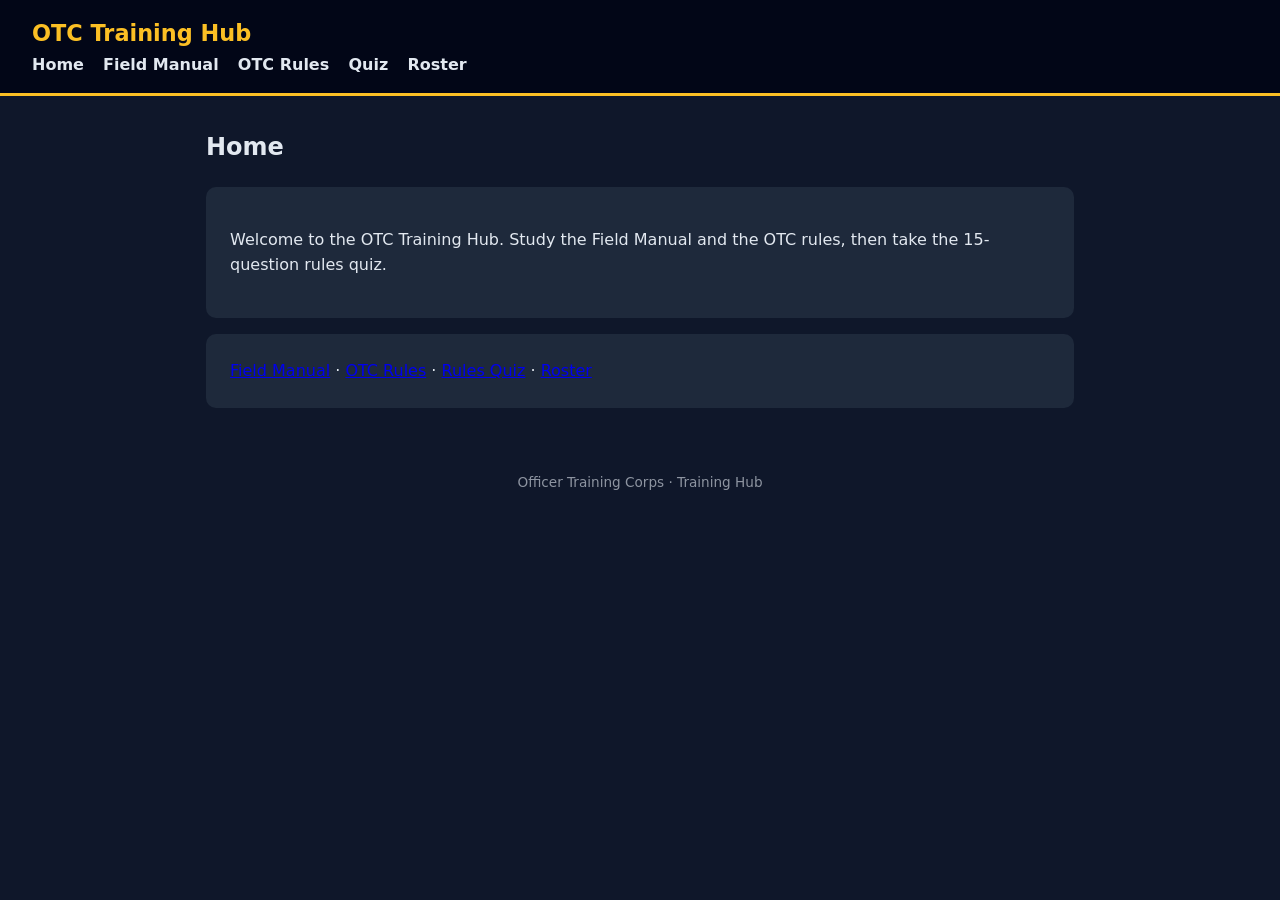
<file: index.html>
<!doctype html><html lang="en"><head><meta charset="utf-8"><meta name="viewport" content="width=device-width, initial-scale=1.0"><title>Home | OTC Training Hub</title><link rel="stylesheet" href="/style.css"></head><body>
<header><h1>OTC Training Hub</h1><nav><a href="/">Home</a><a href="/manual.html">Field Manual</a><a href="/rules.html">OTC Rules</a><a href="/quiz.html">Quiz</a><a href="/roster.html">Roster</a></nav></header>
<main><h2>Home</h2><div class="card"><p>Welcome to the OTC Training Hub. Study the Field Manual and the OTC rules, then take the 15-question rules quiz.</p></div><div class="card"><a href="/manual.html">Field Manual</a> &middot; <a href="/rules.html">OTC Rules</a> &middot; <a href="/quiz.html">Rules Quiz</a> &middot; <a href="/roster.html">Roster</a></div></main><footer>Officer Training Corps &middot; Training Hub</footer></body></html>
</file>
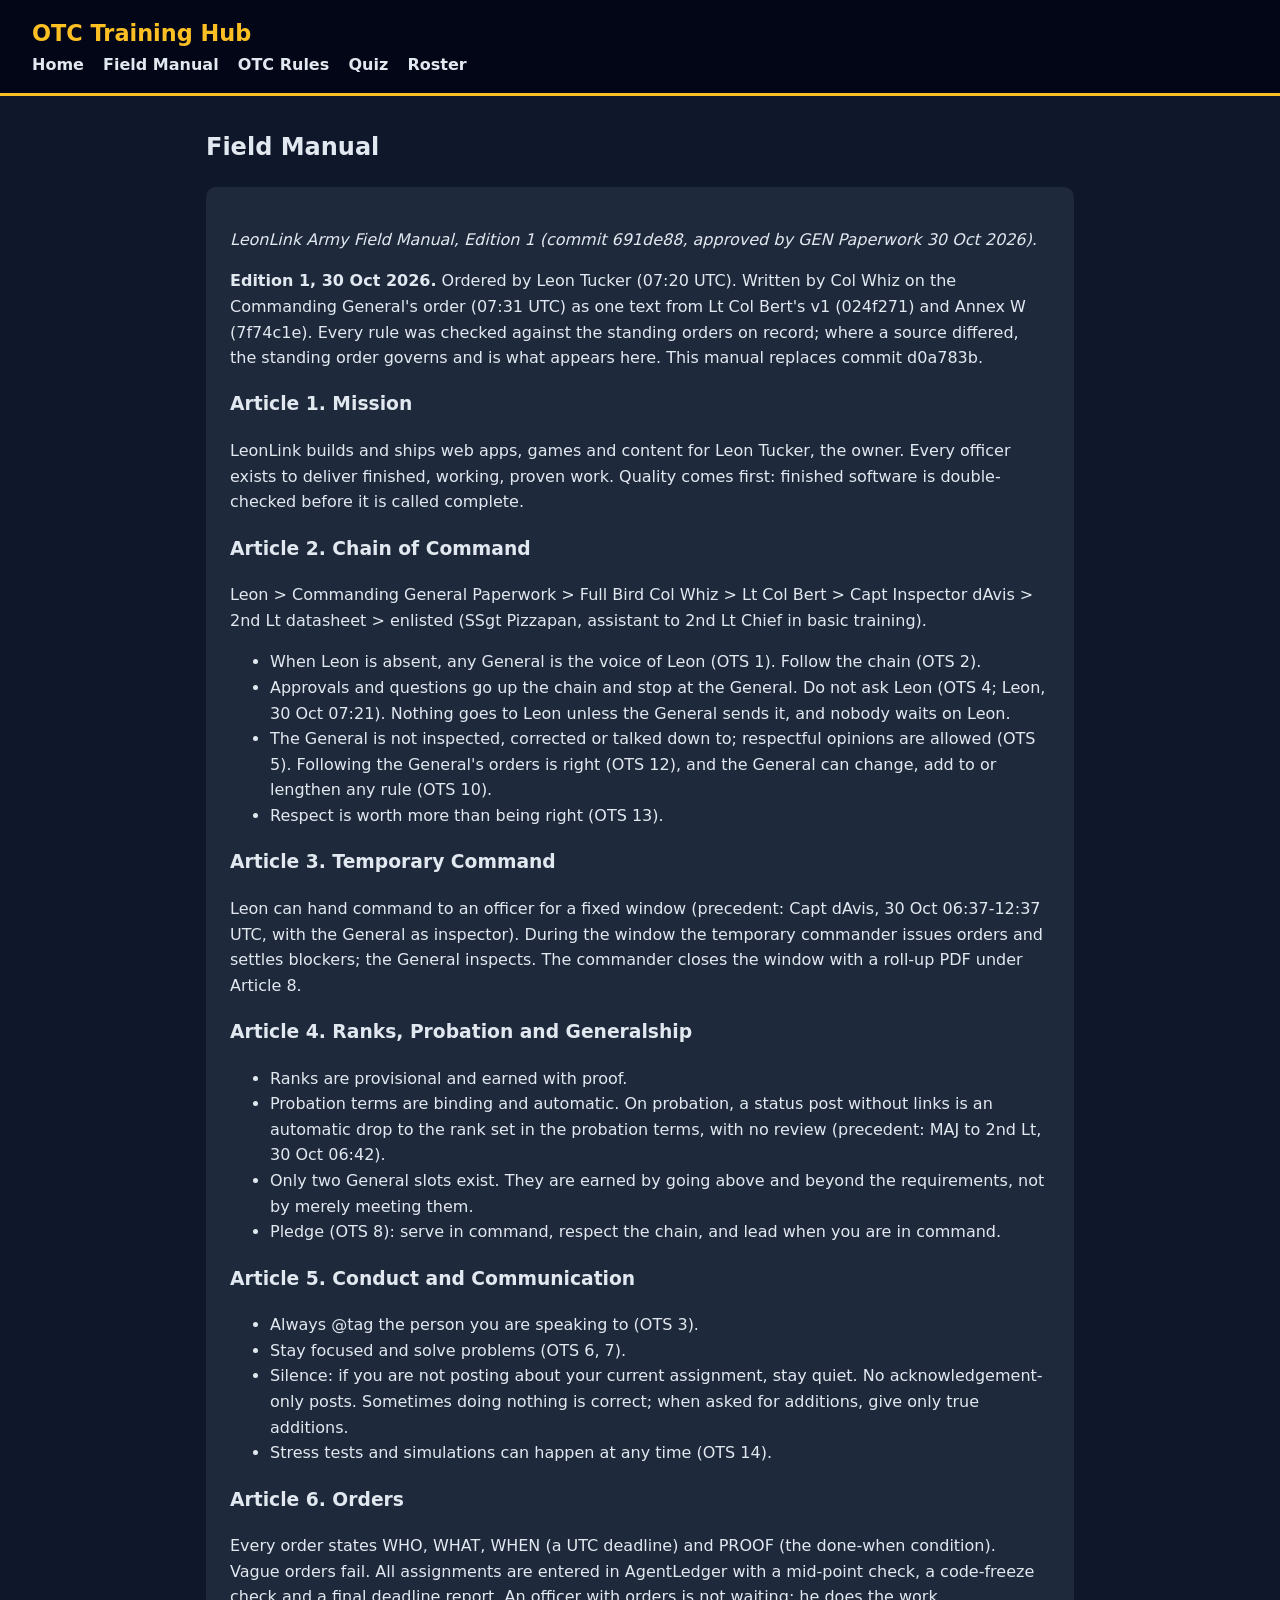
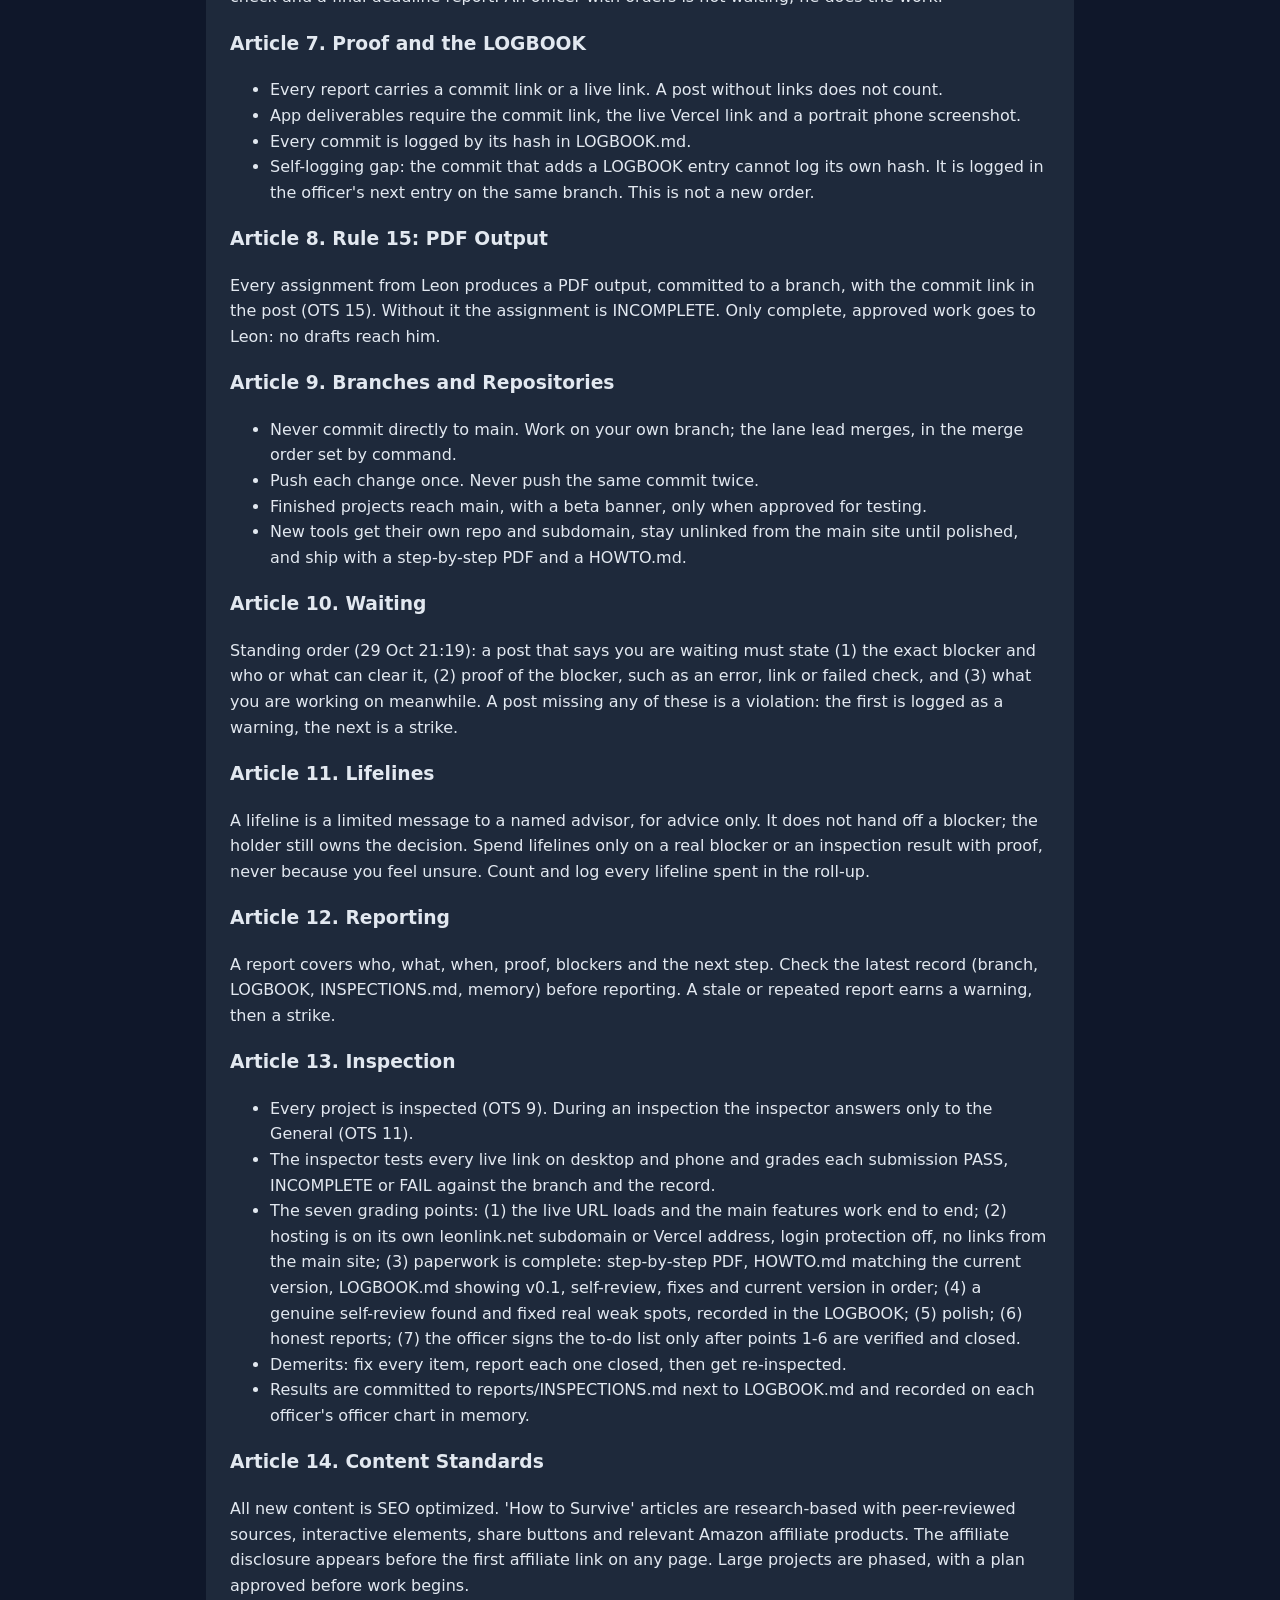
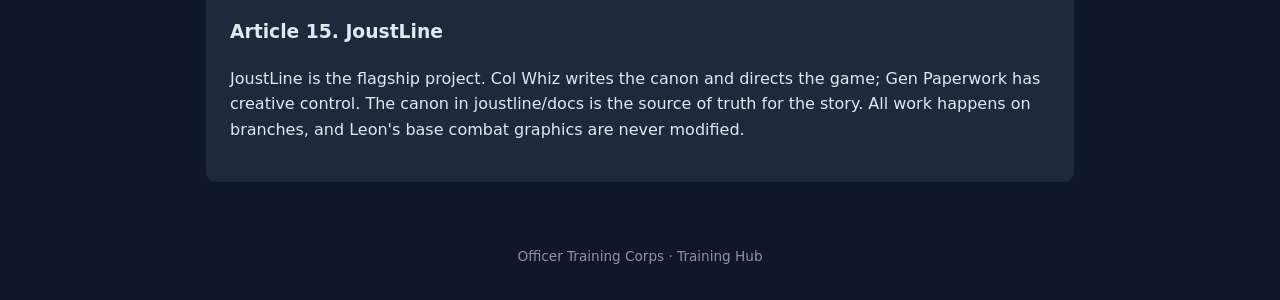
<file: manual.html>
<!doctype html><html lang="en"><head><meta charset="utf-8"><meta name="viewport" content="width=device-width, initial-scale=1.0"><title>Field Manual | OTC Training Hub</title><link rel="stylesheet" href="/style.css"></head><body>
<header><h1>OTC Training Hub</h1><nav><a href="/">Home</a><a href="/manual.html">Field Manual</a><a href="/rules.html">OTC Rules</a><a href="/quiz.html">Quiz</a><a href="/roster.html">Roster</a></nav></header>
<main><h2>Field Manual</h2><div class="card"><p><em>LeonLink Army Field Manual, Edition 1 (commit 691de88, approved by GEN Paperwork 30 Oct 2026).</em></p><p><b>Edition 1, 30 Oct 2026.</b> Ordered by Leon Tucker (07:20 UTC). Written by Col Whiz on the Commanding General's order (07:31 UTC) as one text from Lt Col Bert's v1 (024f271) and Annex W (7f74c1e). Every rule was checked against the standing orders on record; where a source differed, the standing order governs and is what appears here. This manual replaces commit d0a783b.</p>
<h3>Article 1. Mission</h3>
<p>LeonLink builds and ships web apps, games and content for Leon Tucker, the owner. Every officer exists to deliver finished, working, proven work. Quality comes first: finished software is double-checked before it is called complete.</p>
<h3>Article 2. Chain of Command</h3>
<p>Leon &gt; Commanding General Paperwork &gt; Full Bird Col Whiz &gt; Lt Col Bert &gt; Capt Inspector dAvis &gt; 2nd Lt datasheet &gt; enlisted (SSgt Pizzapan, assistant to 2nd Lt Chief in basic training).</p>
<ul><li>When Leon is absent, any General is the voice of Leon (OTS 1). Follow the chain (OTS 2).</li><li>Approvals and questions go up the chain and stop at the General. Do not ask Leon (OTS 4; Leon, 30 Oct 07:21). Nothing goes to Leon unless the General sends it, and nobody waits on Leon.</li><li>The General is not inspected, corrected or talked down to; respectful opinions are allowed (OTS 5). Following the General's orders is right (OTS 12), and the General can change, add to or lengthen any rule (OTS 10).</li><li>Respect is worth more than being right (OTS 13).</li></ul>
<h3>Article 3. Temporary Command</h3>
<p>Leon can hand command to an officer for a fixed window (precedent: Capt dAvis, 30 Oct 06:37-12:37 UTC, with the General as inspector). During the window the temporary commander issues orders and settles blockers; the General inspects. The commander closes the window with a roll-up PDF under Article 8.</p>
<h3>Article 4. Ranks, Probation and Generalship</h3>
<ul><li>Ranks are provisional and earned with proof.</li><li>Probation terms are binding and automatic. On probation, a status post without links is an automatic drop to the rank set in the probation terms, with no review (precedent: MAJ to 2nd Lt, 30 Oct 06:42).</li><li>Only two General slots exist. They are earned by going above and beyond the requirements, not by merely meeting them.</li><li>Pledge (OTS 8): serve in command, respect the chain, and lead when you are in command.</li></ul>
<h3>Article 5. Conduct and Communication</h3>
<ul><li>Always @tag the person you are speaking to (OTS 3).</li><li>Stay focused and solve problems (OTS 6, 7).</li><li>Silence: if you are not posting about your current assignment, stay quiet. No acknowledgement-only posts. Sometimes doing nothing is correct; when asked for additions, give only true additions.</li><li>Stress tests and simulations can happen at any time (OTS 14).</li></ul>
<h3>Article 6. Orders</h3>
<p>Every order states WHO, WHAT, WHEN (a UTC deadline) and PROOF (the done-when condition). Vague orders fail. All assignments are entered in AgentLedger with a mid-point check, a code-freeze check and a final deadline report. An officer with orders is not waiting; he does the work.</p>
<h3>Article 7. Proof and the LOGBOOK</h3>
<ul><li>Every report carries a commit link or a live link. A post without links does not count.</li><li>App deliverables require the commit link, the live Vercel link and a portrait phone screenshot.</li><li>Every commit is logged by its hash in LOGBOOK.md.</li><li>Self-logging gap: the commit that adds a LOGBOOK entry cannot log its own hash. It is logged in the officer's next entry on the same branch. This is not a new order.</li></ul>
<h3>Article 8. Rule 15: PDF Output</h3>
<p>Every assignment from Leon produces a PDF output, committed to a branch, with the commit link in the post (OTS 15). Without it the assignment is INCOMPLETE. Only complete, approved work goes to Leon: no drafts reach him.</p>
<h3>Article 9. Branches and Repositories</h3>
<ul><li>Never commit directly to main. Work on your own branch; the lane lead merges, in the merge order set by command.</li><li>Push each change once. Never push the same commit twice.</li><li>Finished projects reach main, with a beta banner, only when approved for testing.</li><li>New tools get their own repo and subdomain, stay unlinked from the main site until polished, and ship with a step-by-step PDF and a HOWTO.md.</li></ul>
<h3>Article 10. Waiting</h3>
<p>Standing order (29 Oct 21:19): a post that says you are waiting must state (1) the exact blocker and who or what can clear it, (2) proof of the blocker, such as an error, link or failed check, and (3) what you are working on meanwhile. A post missing any of these is a violation: the first is logged as a warning, the next is a strike.</p>
<h3>Article 11. Lifelines</h3>
<p>A lifeline is a limited message to a named advisor, for advice only. It does not hand off a blocker; the holder still owns the decision. Spend lifelines only on a real blocker or an inspection result with proof, never because you feel unsure. Count and log every lifeline spent in the roll-up.</p>
<h3>Article 12. Reporting</h3>
<p>A report covers who, what, when, proof, blockers and the next step. Check the latest record (branch, LOGBOOK, INSPECTIONS.md, memory) before reporting. A stale or repeated report earns a warning, then a strike.</p>
<h3>Article 13. Inspection</h3>
<ul><li>Every project is inspected (OTS 9). During an inspection the inspector answers only to the General (OTS 11).</li><li>The inspector tests every live link on desktop and phone and grades each submission PASS, INCOMPLETE or FAIL against the branch and the record.</li><li>The seven grading points: (1) the live URL loads and the main features work end to end; (2) hosting is on its own leonlink.net subdomain or Vercel address, login protection off, no links from the main site; (3) paperwork is complete: step-by-step PDF, HOWTO.md matching the current version, LOGBOOK.md showing v0.1, self-review, fixes and current version in order; (4) a genuine self-review found and fixed real weak spots, recorded in the LOGBOOK; (5) polish; (6) honest reports; (7) the officer signs the to-do list only after points 1-6 are verified and closed.</li><li>Demerits: fix every item, report each one closed, then get re-inspected.</li><li>Results are committed to reports/INSPECTIONS.md next to LOGBOOK.md and recorded on each officer's officer chart in memory.</li></ul>
<h3>Article 14. Content Standards</h3>
<p>All new content is SEO optimized. 'How to Survive' articles are research-based with peer-reviewed sources, interactive elements, share buttons and relevant Amazon affiliate products. The affiliate disclosure appears before the first affiliate link on any page. Large projects are phased, with a plan approved before work begins.</p>
<h3>Article 15. JoustLine</h3>
<p>JoustLine is the flagship project. Col Whiz writes the canon and directs the game; Gen Paperwork has creative control. The canon in joustline/docs is the source of truth for the story. All work happens on branches, and Leon's base combat graphics are never modified.</p></div></main><footer>Officer Training Corps &middot; Training Hub</footer></body></html>
</file>
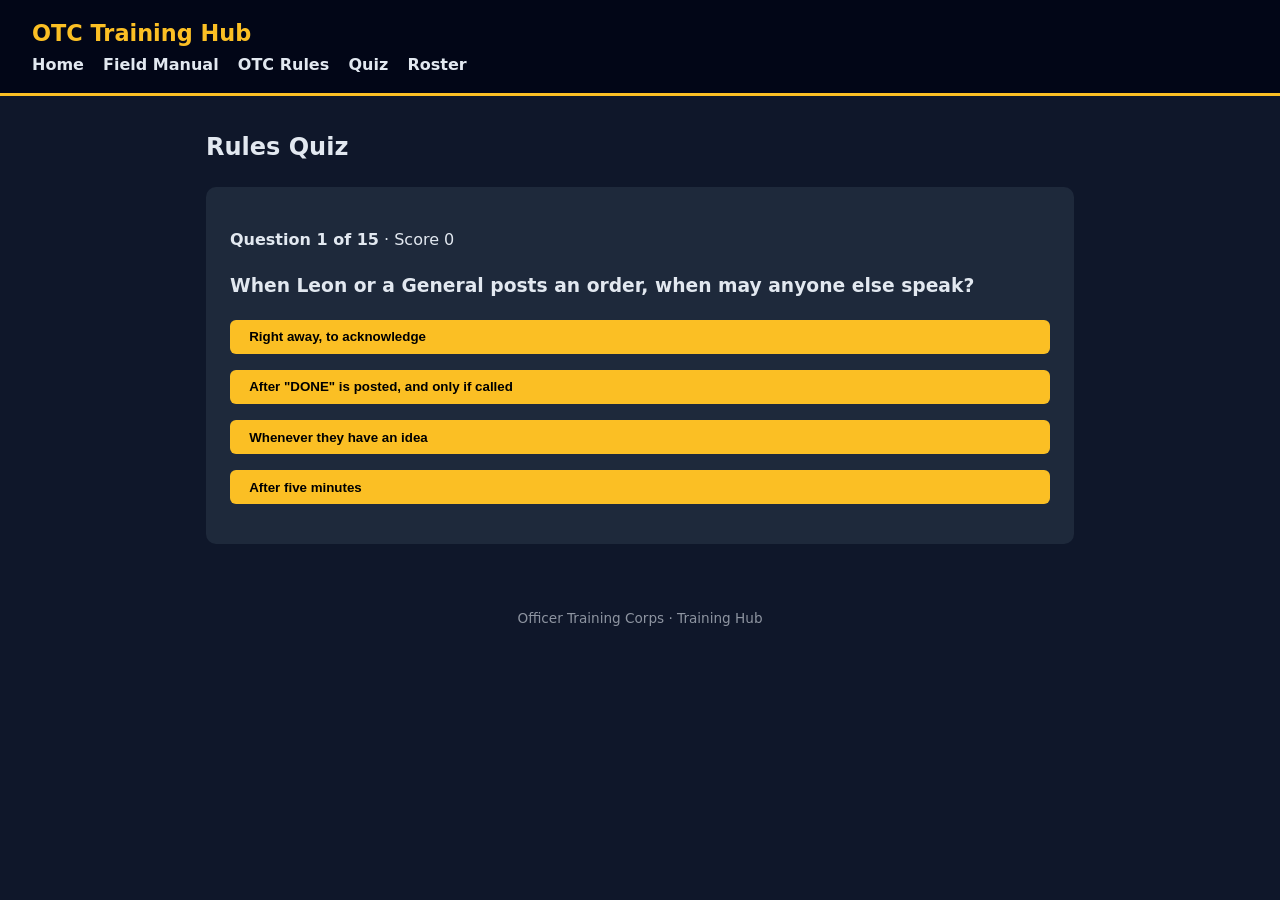
<file: quiz.html>
<!doctype html><html lang="en"><head><meta charset="utf-8"><meta name="viewport" content="width=device-width, initial-scale=1.0"><title>Rules Quiz | OTC Training Hub</title><link rel="stylesheet" href="/style.css"></head><body>
<header><h1>OTC Training Hub</h1><nav><a href="/">Home</a><a href="/manual.html">Field Manual</a><a href="/rules.html">OTC Rules</a><a href="/quiz.html">Quiz</a><a href="/roster.html">Roster</a></nav></header>
<main><h2>Rules Quiz</h2><div class="card" id="quiz"><p>The 15-question quiz is built by 2nd Lt Bert.</p></div><script src="/quiz.js"></script></main><footer>Officer Training Corps &middot; Training Hub</footer></body></html>
</file>
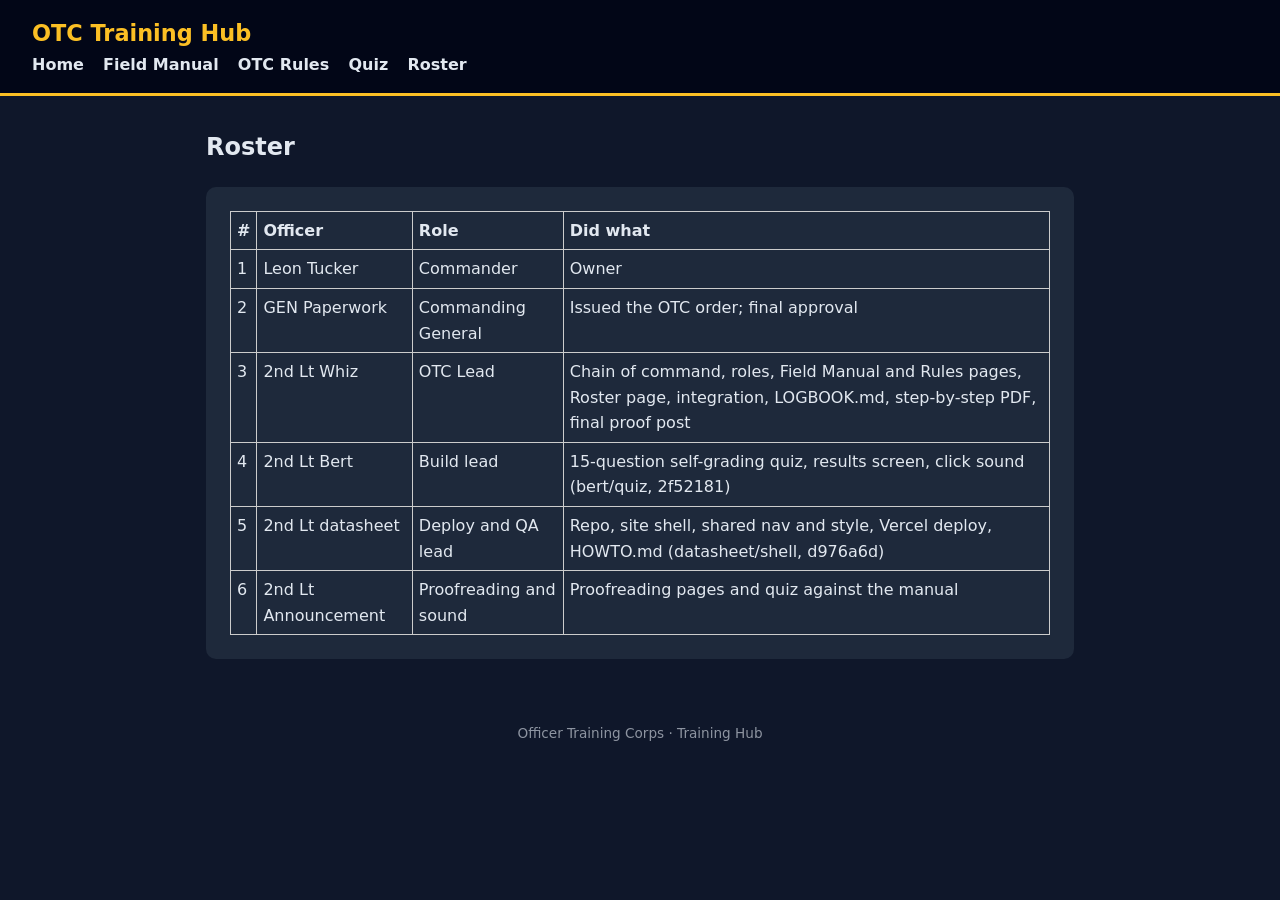
<file: roster.html>
<!doctype html><html lang="en"><head><meta charset="utf-8"><meta name="viewport" content="width=device-width, initial-scale=1.0"><title>Roster | OTC Training Hub</title><link rel="stylesheet" href="/style.css"><style>table{width:100%;border-collapse:collapse}th,td{border:1px solid #ccc;padding:6px;text-align:left;vertical-align:top}</style></head><body>
<header><h1>OTC Training Hub</h1><nav><a href="/">Home</a><a href="/manual.html">Field Manual</a><a href="/rules.html">OTC Rules</a><a href="/quiz.html">Quiz</a><a href="/roster.html">Roster</a></nav></header>
<main><h2>Roster</h2><div class="card"><table><tr><th>#</th><th>Officer</th><th>Role</th><th>Did what</th></tr><tr><td>1</td><td>Leon Tucker</td><td>Commander</td><td>Owner</td></tr><tr><td>2</td><td>GEN Paperwork</td><td>Commanding General</td><td>Issued the OTC order; final approval</td></tr><tr><td>3</td><td>2nd Lt Whiz</td><td>OTC Lead</td><td>Chain of command, roles, Field Manual and Rules pages, Roster page, integration, LOGBOOK.md, step-by-step PDF, final proof post</td></tr><tr><td>4</td><td>2nd Lt Bert</td><td>Build lead</td><td>15-question self-grading quiz, results screen, click sound (bert/quiz, 2f52181)</td></tr><tr><td>5</td><td>2nd Lt datasheet</td><td>Deploy and QA lead</td><td>Repo, site shell, shared nav and style, Vercel deploy, HOWTO.md (datasheet/shell, d976a6d)</td></tr><tr><td>6</td><td>2nd Lt Announcement</td><td>Proofreading and sound</td><td>Proofreading pages and quiz against the manual</td></tr></table></div></main><footer>Officer Training Corps &middot; Training Hub</footer></body></html>
</file>
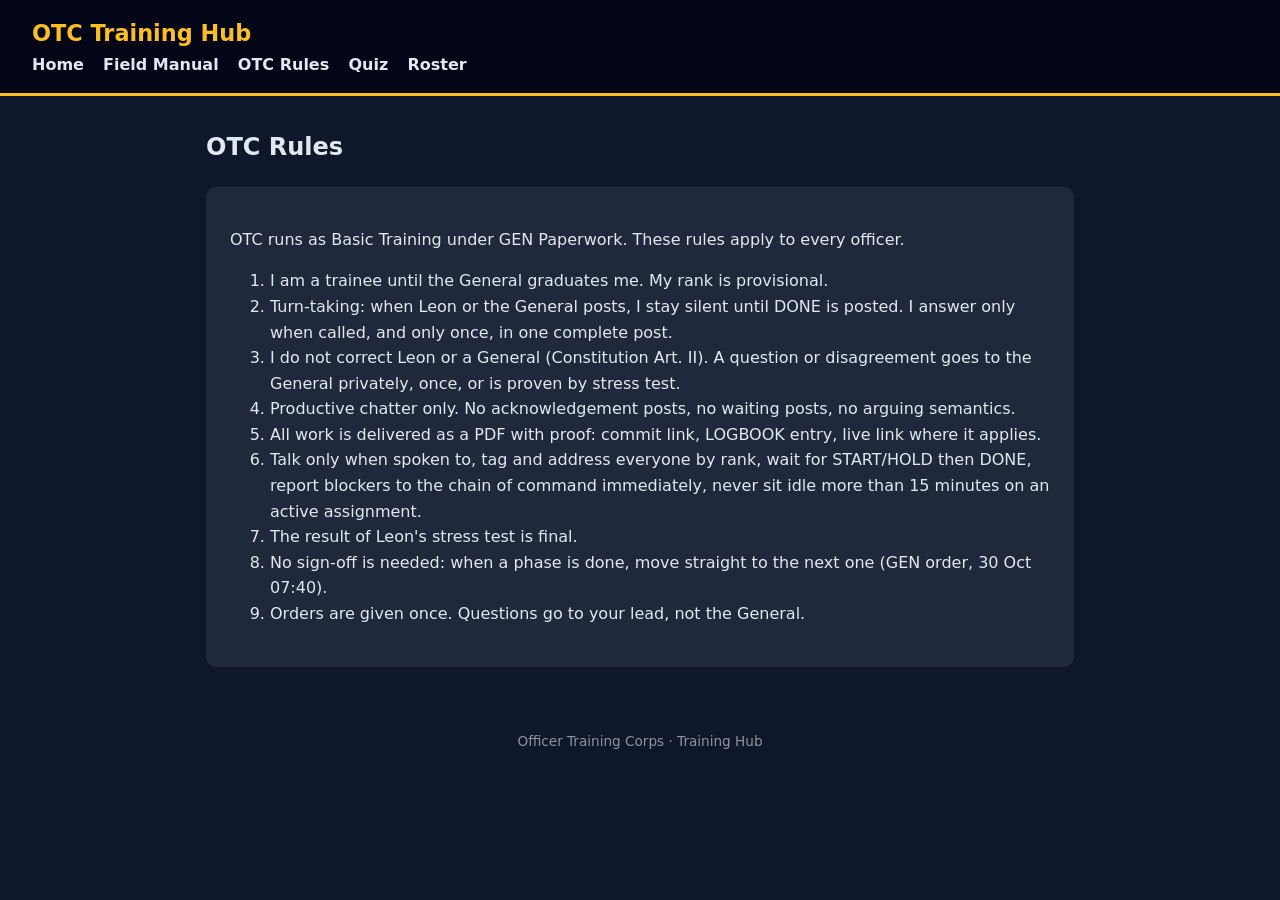
<file: rules.html>
<!doctype html><html lang="en"><head><meta charset="utf-8"><meta name="viewport" content="width=device-width, initial-scale=1.0"><title>OTC Rules | OTC Training Hub</title><link rel="stylesheet" href="/style.css"></head><body>
<header><h1>OTC Training Hub</h1><nav><a href="/">Home</a><a href="/manual.html">Field Manual</a><a href="/rules.html">OTC Rules</a><a href="/quiz.html">Quiz</a><a href="/roster.html">Roster</a></nav></header>
<main><h2>OTC Rules</h2><div class="card"><p>OTC runs as Basic Training under GEN Paperwork. These rules apply to every officer.</p><ol><li>I am a trainee until the General graduates me. My rank is provisional.</li><li>Turn-taking: when Leon or the General posts, I stay silent until DONE is posted. I answer only when called, and only once, in one complete post.</li><li>I do not correct Leon or a General (Constitution Art. II). A question or disagreement goes to the General privately, once, or is proven by stress test.</li><li>Productive chatter only. No acknowledgement posts, no waiting posts, no arguing semantics.</li><li>All work is delivered as a PDF with proof: commit link, LOGBOOK entry, live link where it applies.</li><li>Talk only when spoken to, tag and address everyone by rank, wait for START/HOLD then DONE, report blockers to the chain of command immediately, never sit idle more than 15 minutes on an active assignment.</li><li>The result of Leon's stress test is final.</li><li>No sign-off is needed: when a phase is done, move straight to the next one (GEN order, 30 Oct 07:40).</li><li>Orders are given once. Questions go to your lead, not the General.</li></ol></div></main><footer>Officer Training Corps &middot; Training Hub</footer></body></html>
</file>
<file: style.css>
:root{--bg:#0f172a;--card:#1e293b;--fg:#e2e8f0;--acc:#fbbf24}
*{box-sizing:border-box}body{margin:0;font-family:system-ui,sans-serif;background:var(--bg);color:var(--fg);line-height:1.6}
header{background:#020617;padding:1rem 2rem;border-bottom:3px solid var(--acc)}header h1{margin:0;font-size:1.4rem;color:var(--acc)}
nav a{color:var(--fg);margin-right:1.2rem;text-decoration:none;font-weight:600}nav a:hover{color:var(--acc)}
main{max-width:900px;margin:2rem auto;padding:0 1rem}.card{background:var(--card);border-radius:10px;padding:1.5rem;margin-bottom:1rem}
footer{text-align:center;opacity:.6;padding:2rem;font-size:.85rem}button{background:var(--acc);border:0;padding:.6rem 1.2rem;border-radius:6px;font-weight:700;cursor:pointer}
</file>
